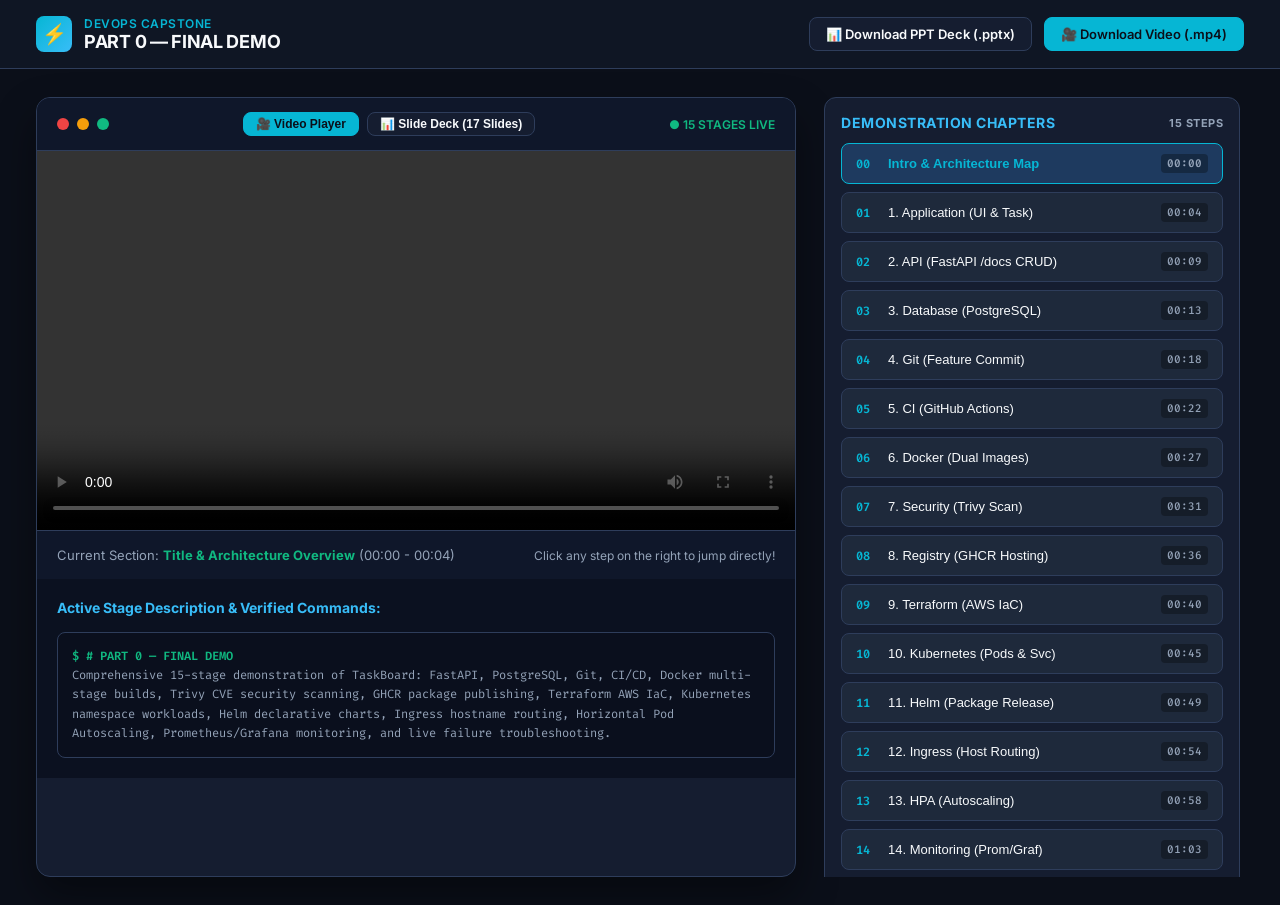
<file: demo/index.html>
<!DOCTYPE html>
<html lang="en">
<head>
  <meta charset="UTF-8">
  <meta name="viewport" content="width=device-width, initial-scale=1.0">
  <title>TaskBoard DevOps Platform — PART 0: FINAL DEMO</title>
  <link rel="preconnect" href="https://fonts.googleapis.com">
  <link rel="preconnect" href="https://fonts.gstatic.com" crossorigin>
  <link href="https://fonts.googleapis.com/css2?family=Fira+Code:wght@400;500;600&family=Inter:wght@400;500;600;700;800&display=swap" rel="stylesheet">
  <style>
    :root {
      --bg: #0b0f19;
      --card-bg: #151d30;
      --panel-bg: #1e293b;
      --border: #2e3d5b;
      --cyan: #06b6d4;
      --sky: #38bdf8;
      --emerald: #10b981;
      --amber: #f59e0b;
      --rose: #f43f5e;
      --text: #f8fafc;
      --text-muted: #94a3b8;
    }

    * {
      box-sizing: border-box;
      margin: 0;
      padding: 0;
    }

    body {
      background-color: var(--bg);
      color: var(--text);
      font-family: 'Inter', -apple-system, BlinkMacSystemFont, sans-serif;
      min-height: 100vh;
      display: flex;
      flex-direction: column;
    }

    header {
      background: rgba(17, 24, 39, 0.85);
      backdrop-filter: blur(12px);
      border-bottom: 1px solid var(--border);
      padding: 16px 36px;
      display: flex;
      align-items: center;
      justify-content: space-between;
      position: sticky;
      top: 0;
      z-index: 100;
    }

    .brand {
      display: flex;
      align-items: center;
      gap: 12px;
    }

    .brand-icon {
      width: 36px;
      height: 36px;
      background: linear-gradient(135deg, var(--cyan), var(--sky));
      border-radius: 8px;
      display: flex;
      align-items: center;
      justify-content: center;
      font-weight: 800;
      color: #0b0f19;
      font-size: 20px;
    }

    .brand-title {
      font-size: 18px;
      font-weight: 700;
      letter-spacing: -0.3px;
    }

    .brand-subtitle {
      font-size: 12px;
      color: var(--cyan);
      font-weight: 600;
      text-transform: uppercase;
      letter-spacing: 0.5px;
    }

    .action-links {
      display: flex;
      gap: 12px;
    }

    .btn {
      padding: 8px 16px;
      border-radius: 8px;
      font-size: 13px;
      font-weight: 600;
      text-decoration: none;
      display: inline-flex;
      align-items: center;
      gap: 8px;
      transition: all 0.2s ease;
      cursor: pointer;
    }

    .btn-primary {
      background: var(--cyan);
      color: #0b0f19;
      border: 1px solid var(--cyan);
    }

    .btn-primary:hover {
      background: var(--sky);
      transform: translateY(-1px);
    }

    .btn-secondary {
      background: var(--card-bg);
      color: var(--text);
      border: 1px solid var(--border);
    }

    .btn-secondary:hover {
      border-color: var(--cyan);
      color: var(--cyan);
    }

    main {
      flex: 1;
      padding: 28px 36px;
      display: grid;
      grid-template-columns: 1fr 420px;
      gap: 28px;
      max-width: 1700px;
      margin: 0 auto;
      width: 100%;
    }

    .video-container {
      background: var(--card-bg);
      border: 1px solid var(--border);
      border-radius: 14px;
      overflow: hidden;
      box-shadow: 0 20px 40px rgba(0, 0, 0, 0.4);
      display: flex;
      flex-direction: column;
    }

    .video-header {
      padding: 14px 20px;
      background: #0f172a;
      border-bottom: 1px solid var(--border);
      display: flex;
      align-items: center;
      justify-content: space-between;
    }

    .window-dots {
      display: flex;
      gap: 8px;
    }

    .dot {
      width: 12px;
      height: 12px;
      border-radius: 50%;
    }
    .dot-red { background: #ef4444; }
    .dot-yellow { background: #f59e0b; }
    .dot-green { background: #10b981; }

    .video-title {
      font-size: 13px;
      font-family: 'Fira Code', monospace;
      color: var(--text-muted);
    }

    video {
      width: 100%;
      height: auto;
      display: block;
      background: #000;
    }

    .video-footer {
      padding: 16px 20px;
      background: #0f172a;
      display: flex;
      align-items: center;
      justify-content: space-between;
      border-top: 1px solid var(--border);
    }

    .video-info {
      font-size: 13px;
      color: var(--text-muted);
    }

    .video-info strong {
      color: var(--emerald);
    }

    .sidebar {
      display: flex;
      flex-direction: column;
      gap: 16px;
      max-height: calc(100vh - 120px);
      overflow-y: auto;
      padding-right: 4px;
    }

    .sidebar::-webkit-scrollbar {
      width: 6px;
    }

    .sidebar::-webkit-scrollbar-track {
      background: transparent;
    }

    .sidebar::-webkit-scrollbar-thumb {
      background: var(--border);
      border-radius: 4px;
    }

    .section-card {
      background: var(--card-bg);
      border: 1px solid var(--border);
      border-radius: 12px;
      padding: 16px;
    }

    .section-title {
      font-size: 14px;
      font-weight: 700;
      color: var(--sky);
      text-transform: uppercase;
      letter-spacing: 0.5px;
      margin-bottom: 12px;
      display: flex;
      align-items: center;
      justify-content: space-between;
    }

    .chapter-list {
      display: flex;
      flex-direction: column;
      gap: 8px;
    }

    .chapter-btn {
      background: var(--panel-bg);
      border: 1px solid var(--border);
      border-radius: 8px;
      padding: 10px 14px;
      color: var(--text);
      display: flex;
      align-items: center;
      justify-content: space-between;
      font-size: 13px;
      font-weight: 500;
      cursor: pointer;
      transition: all 0.2s ease;
      text-align: left;
    }

    .chapter-btn:hover {
      border-color: var(--cyan);
      background: #27354f;
      transform: translateX(2px);
    }

    .chapter-btn.active {
      border-color: var(--cyan);
      background: #1e3a5f;
      color: var(--cyan);
      font-weight: 600;
    }

    .chapter-num {
      font-family: 'Fira Code', monospace;
      color: var(--cyan);
      font-weight: 600;
      font-size: 12px;
      min-width: 24px;
    }

    .chapter-time {
      font-family: 'Fira Code', monospace;
      font-size: 11px;
      color: var(--text-muted);
      background: rgba(0,0,0,0.3);
      padding: 2px 6px;
      border-radius: 4px;
    }

    .details-box {
      margin-top: 16px;
      background: #0a0f1d;
      border: 1px solid var(--border);
      border-radius: 8px;
      padding: 14px;
      font-family: 'Fira Code', monospace;
      font-size: 12px;
      color: var(--text-muted);
      line-height: 1.6;
    }

    .details-box .cmd {
      color: var(--emerald);
      font-weight: 600;
    }

    @media (max-width: 1100px) {
      main {
        grid-template-columns: 1fr;
      }
      .sidebar {
        max-height: none;
      }
    }
  </style>
</head>
<body>

  <header>
    <div class="brand">
      <div class="brand-icon">⚡</div>
      <div>
        <div class="brand-subtitle">DevOps Capstone</div>
        <div class="brand-title">PART 0 — FINAL DEMO</div>
      </div>
    </div>
    <div class="action-links">
      <a href="TaskBoard_Final_DevOps_Demo.pptx" class="btn btn-secondary" download>
        📊 Download PPT Deck (.pptx)
      </a>
      <a href="TaskBoard_Final_DevOps_Demo.mp4" class="btn btn-primary" download>
        🎥 Download Video (.mp4)
      </a>
    </div>
  </header>

  <main>
    <!-- Left Area: Video Player & Slide Viewer -->
    <div class="video-container">
      <div class="video-header">
        <div class="window-dots">
          <div class="dot dot-red"></div>
          <div class="dot dot-yellow"></div>
          <div class="dot dot-green"></div>
        </div>
        <div style="display: flex; gap: 8px;">
          <button id="tabVideo" class="btn btn-primary" style="padding: 4px 12px; font-size: 12px;" onclick="switchView('video')">🎥 Video Player</button>
          <button id="tabSlides" class="btn btn-secondary" style="padding: 4px 12px; font-size: 12px;" onclick="switchView('slides')">📊 Slide Deck (17 Slides)</button>
        </div>
        <div style="font-size: 12px; color: var(--emerald); font-weight: 600;">● 15 STAGES LIVE</div>
      </div>

      <!-- Video View -->
      <div id="videoView">
        <video id="demoVideo" controls preload="metadata" poster="">
          <source src="TaskBoard_Final_DevOps_Demo.mp4" type="video/mp4">
          Your browser does not support HTML5 video playback.
        </video>

        <div class="video-footer">
          <div class="video-info" id="statusMessage">
            Current Section: <strong>Title & Architecture Overview</strong> (00:00 - 00:04)
          </div>
          <div style="font-size: 12px; color: var(--text-muted);">
            Click any step on the right to jump directly!
          </div>
        </div>
      </div>

      <!-- Slide Deck View -->
      <div id="slideView" style="display: none; padding: 20px; background: #080c14; text-align: center;">
        <div style="display: flex; justify-content: space-between; align-items: center; margin-bottom: 12px;">
          <button class="btn btn-secondary" onclick="prevSlide()">◀ Previous Slide</button>
          <span id="slideCounter" style="font-family: 'Fira Code', monospace; color: var(--sky); font-weight: 600; font-size: 14px;">Slide 1 / 17</span>
          <button class="btn btn-secondary" onclick="nextSlide()">Next Slide ▶</button>
        </div>
        <img id="activeSlideImg" src="slides/slide_00_00_intro_architecture.png" style="width: 100%; border-radius: 8px; border: 1px solid var(--border); box-shadow: 0 10px 30px rgba(0,0,0,0.5);" alt="Active Presentation Slide">
        <div style="margin-top: 14px; display: flex; gap: 6px; overflow-x: auto; padding-bottom: 8px;" id="slideThumbnails">
          <!-- Populated by JS -->
        </div>
      </div>

      <!-- Quick Command Bar / Inspector -->
      <div style="padding: 20px; background: #0b1120;">
        <h4 style="font-size: 14px; color: var(--sky); margin-bottom: 8px;">Active Stage Description & Verified Commands:</h4>
        <div class="details-box" id="stageDetails">
          <span class="cmd">$ # PART 0 — FINAL DEMO</span><br>
          Comprehensive 15-stage demonstration of TaskBoard: FastAPI, PostgreSQL, Git, CI/CD, Docker multi-stage builds, Trivy CVE security scanning, GHCR package publishing, Terraform AWS IaC, Kubernetes namespace workloads, Helm declarative charts, Ingress hostname routing, Horizontal Pod Autoscaling, Prometheus/Grafana monitoring, and live failure troubleshooting.
        </div>
      </div>
    </div>

    <!-- Right Sidebar: 15 Demonstration Steps Navigation -->
    <div class="sidebar">
      <div class="section-card">
        <div class="section-title">
          <span>Demonstration Chapters</span>
          <span style="font-size: 11px; color: var(--text-muted);">15 Steps</span>
        </div>
        <div class="chapter-list" id="chapterList">
          <!-- Filled dynamically via JS -->
        </div>
      </div>
    </div>
  </main>

  <script>
    const chapters = [
      { num: "00", name: "Intro & Architecture Map", time: 0, cmd: "PART 0 — FINAL DEMO Overview", details: "System architecture presentation and 15-stage roadmap overview." },
      { num: "01", name: "1. Application (UI & Task)", time: 4.5, cmd: "http://taskboard.devops.internal", details: "Opened TaskBoard Kanban board and created task 'Deploy v1.2 Release' with instant optimistic UI render and REST API synchronization." },
      { num: "02", name: "2. API (FastAPI /docs CRUD)", time: 9.0, cmd: "curl -X POST /api/v1/tasks", details: "Tested OpenAPI 3.1 interactive Swagger endpoints: POST, GET, PUT, and DELETE with strict Pydantic validation." },
      { num: "03", name: "3. Database (PostgreSQL)", time: 13.5, cmd: "psql -U postgres -d taskboard_db", details: "Inspected 'public.tasks' table schema (\\d tasks) and confirmed persistent records via live SELECT query." },
      { num: "04", name: "4. Git (Feature Commit)", time: 18.0, cmd: "git commit -m 'feat(api): ...'", details: "Created feature branch 'feature/task-validation', modified tasks.py to add priority checks, verified diff, and committed atomically." },
      { num: "05", name: "5. CI (GitHub Actions)", time: 22.5, cmd: "git push origin feature/...", details: "Triggered GitHub Actions CI workflow #248. Ran Linters (Ruff/Flake8), Pytest suite (24/24 passing), and Docker dry-run in 38s." },
      { num: "06", name: "6. Docker (Dual Images)", time: 27.0, cmd: "docker images | grep taskboard", details: "Inspected optimized multi-stage images: backend (98.4 MB, non-root 10001) and frontend (24.1 MB, unprivileged Nginx static)." },
      { num: "07", name: "7. Security (Trivy Scan)", time: 31.5, cmd: "trivy image --severity HIGH,CRITICAL ...", details: "Executed Aqua Security Trivy CVE vulnerability scan against backend image. Result: 0 CRITICAL and 0 HIGH vulnerabilities detected." },
      { num: "08", name: "8. Registry (GHCR Hosting)", time: 36.0, cmd: "docker push ghcr.io/taskboard/...", details: "Published container images to GitHub Container Registry with tags v1.2.0, sha-8f2a1b9, and latest." },
      { num: "09", name: "9. Terraform (AWS IaC)", time: 40.5, cmd: "terraform -chdir=infra/terraform plan", details: "Showcased declarative AWS infrastructure code for Amazon EKS 1.29 ('taskboard-prod-eks'), 3-AZ VPC, and RDS PostgreSQL." },
      { num: "10", name: "10. Kubernetes (Pods & Svc)", time: 45.0, cmd: "kubectl get pods,svc -n taskboard", details: "Verified all pods in namespace 'taskboard' are in Running (1/1) status; verified backend, frontend, and postgres ClusterIP services." },
      { num: "11", name: "11. Helm (Package Release)", time: 49.5, cmd: "helm list -n taskboard", details: "Inspected Helm release 'taskboard' at Revision 3 (deployed), chart version 1.2.0, with values parametrization." },
      { num: "12", name: "12. Ingress (Host Routing)", time: 54.0, cmd: "curl -I http://taskboard.devops.internal", details: "Validated Ingress layer 7 routing rules: root path '/' -> frontend, API paths '/api' & '/docs' -> backend with HTTP 200 OK." },
      { num: "13", name: "13. HPA (Autoscaling)", time: 58.5, cmd: "kubectl get hpa -n taskboard", details: "Observed Horizontal Pod Autoscaler dynamic scaling from 2 to 5 replicas when simulated CPU load spiked from 42% to 88%." },
      { num: "14", name: "14. Monitoring (Prom/Graf)", time: 63.0, cmd: "curl -s http://prometheus:9090", details: "Inspected Prometheus scrape target (1/1 UP) and Grafana dashboard showing 245 RPS, 32ms p95 latency, and 0.00% error rate." },
      { num: "15", name: "15. Failure Sim & Recovery", time: 67.5, cmd: "kubectl rollout undo deployment/...", details: "Simulated pod failure (ImagePullBackOff), triaged root cause with kubectl describe, and rolled back live to healthy revision in <10s!" },
      { num: "16", name: "Verdict & Sign-Off", time: 72.0, cmd: "STATUS: 15/15 MILESTONES PASSED", details: "Production sign-off scorecard: all reliability, security, and automation standards successfully demonstrated." }
    ];

    const video = document.getElementById("demoVideo");
    const chapterList = document.getElementById("chapterList");
    const statusMsg = document.getElementById("statusMessage");
    const stageDetails = document.getElementById("stageDetails");
    const windowTitle = document.getElementById("activeWindowTitle");

    chapters.forEach((ch, idx) => {
      const btn = document.createElement("button");
      btn.className = "chapter-btn" + (idx === 0 ? " active" : "");
      btn.id = "btn-" + idx;
      
      const mins = Math.floor(ch.time / 60);
      const secs = Math.floor(ch.time % 60);
      const timeStr = `${mins.toString().padStart(2, '0')}:${secs.toString().padStart(2, '0')}`;

      btn.innerHTML = `
        <div style="display:flex; align-items:center; gap:8px;">
          <span class="chapter-num">${ch.num}</span>
          <span>${ch.name}</span>
        </div>
        <span class="chapter-time">${timeStr}</span>
      `;

      btn.addEventListener("click", () => {
        video.currentTime = ch.time;
        video.play();
        updateActiveChapter(idx);
      });

      chapterList.appendChild(btn);
    });

    function updateActiveChapter(idx) {
      document.querySelectorAll(".chapter-btn").forEach((b, i) => {
        b.classList.toggle("active", i === idx);
      });
      const ch = chapters[idx];
      statusMsg.innerHTML = `Current Section: <strong>${ch.name}</strong>`;
      stageDetails.innerHTML = `<span class="cmd">$ ${ch.cmd}</span><br><br>${ch.details}`;
      windowTitle.textContent = `Demo Player — ${ch.name}`;
    }

    video.addEventListener("timeupdate", () => {
      const cur = video.currentTime;
      let activeIdx = 0;
      for (let i = chapters.length - 1; i >= 0; i--) {
        if (cur >= chapters[i].time - 0.2) {
          activeIdx = i;
          break;
        }
      }
      updateActiveChapter(activeIdx);
    });

    // Slide Deck Controller
    const slideImages = [
      "slides/slide_00_00_intro_architecture.png",
      "slides/slide_01_01_application_taskboard.png",
      "slides/slide_02_02_api_fastapi_swagger.png",
      "slides/slide_03_03_database_postgresql.png",
      "slides/slide_04_04_git_workflow_commit.png",
      "slides/slide_05_05_ci_github_actions.png",
      "slides/slide_06_06_docker_dual_images.png",
      "slides/slide_07_07_security_trivy_scan.png",
      "slides/slide_08_08_registry_ghcr.png",
      "slides/slide_09_09_terraform_aws_iac.png",
      "slides/slide_10_10_kubernetes_workloads.png",
      "slides/slide_11_11_helm_declarative_releases.png",
      "slides/slide_12_12_ingress_host_routing.png",
      "slides/slide_13_13_hpa_autoscaling.png",
      "slides/slide_14_14_monitoring_prometheus_grafana.png",
      "slides/slide_15_15_failure_simulation_troubleshooting.png",
      "slides/slide_16_16_production_signoff.png"
    ];

    let currentSlide = 0;
    const slideImgEl = document.getElementById("activeSlideImg");
    const slideCounterEl = document.getElementById("slideCounter");
    const slideThumbsEl = document.getElementById("slideThumbnails");

    function renderSlide(idx) {
      if (idx < 0) idx = 0;
      if (idx >= slideImages.length) idx = slideImages.length - 1;
      currentSlide = idx;
      slideImgEl.src = slideImages[currentSlide];
      slideCounterEl.textContent = `Slide ${currentSlide + 1} / ${slideImages.length} — ${chapters[currentSlide]?.name || ''}`;
      document.querySelectorAll(".thumb-btn").forEach((t, i) => {
        t.style.border = (i === currentSlide) ? "2px solid var(--cyan)" : "1px solid var(--border)";
      });
    }

    function nextSlide() {
      renderSlide(currentSlide + 1);
    }

    function prevSlide() {
      renderSlide(currentSlide - 1);
    }

    function switchView(view) {
      const vView = document.getElementById("videoView");
      const sView = document.getElementById("slideView");
      const tabV = document.getElementById("tabVideo");
      const tabS = document.getElementById("tabSlides");

      if (view === 'slides') {
        video.pause();
        vView.style.display = 'none';
        sView.style.display = 'block';
        tabV.className = 'btn btn-secondary';
        tabS.className = 'btn btn-primary';
        renderSlide(currentSlide);
      } else {
        vView.style.display = 'block';
        sView.style.display = 'none';
        tabV.className = 'btn btn-primary';
        tabS.className = 'btn btn-secondary';
      }
    }

    slideImages.forEach((imgSrc, i) => {
      const th = document.createElement("img");
      th.src = imgSrc;
      th.className = "thumb-btn";
      th.style.width = "72px";
      th.style.height = "42px";
      th.style.objectFit = "cover";
      th.style.borderRadius = "4px";
      th.style.cursor = "pointer";
      th.style.border = (i === 0) ? "2px solid var(--cyan)" : "1px solid var(--border)";
      th.addEventListener("click", () => renderSlide(i));
      slideThumbsEl.appendChild(th);
    });
  </script>
</body>
</html>
</file>
